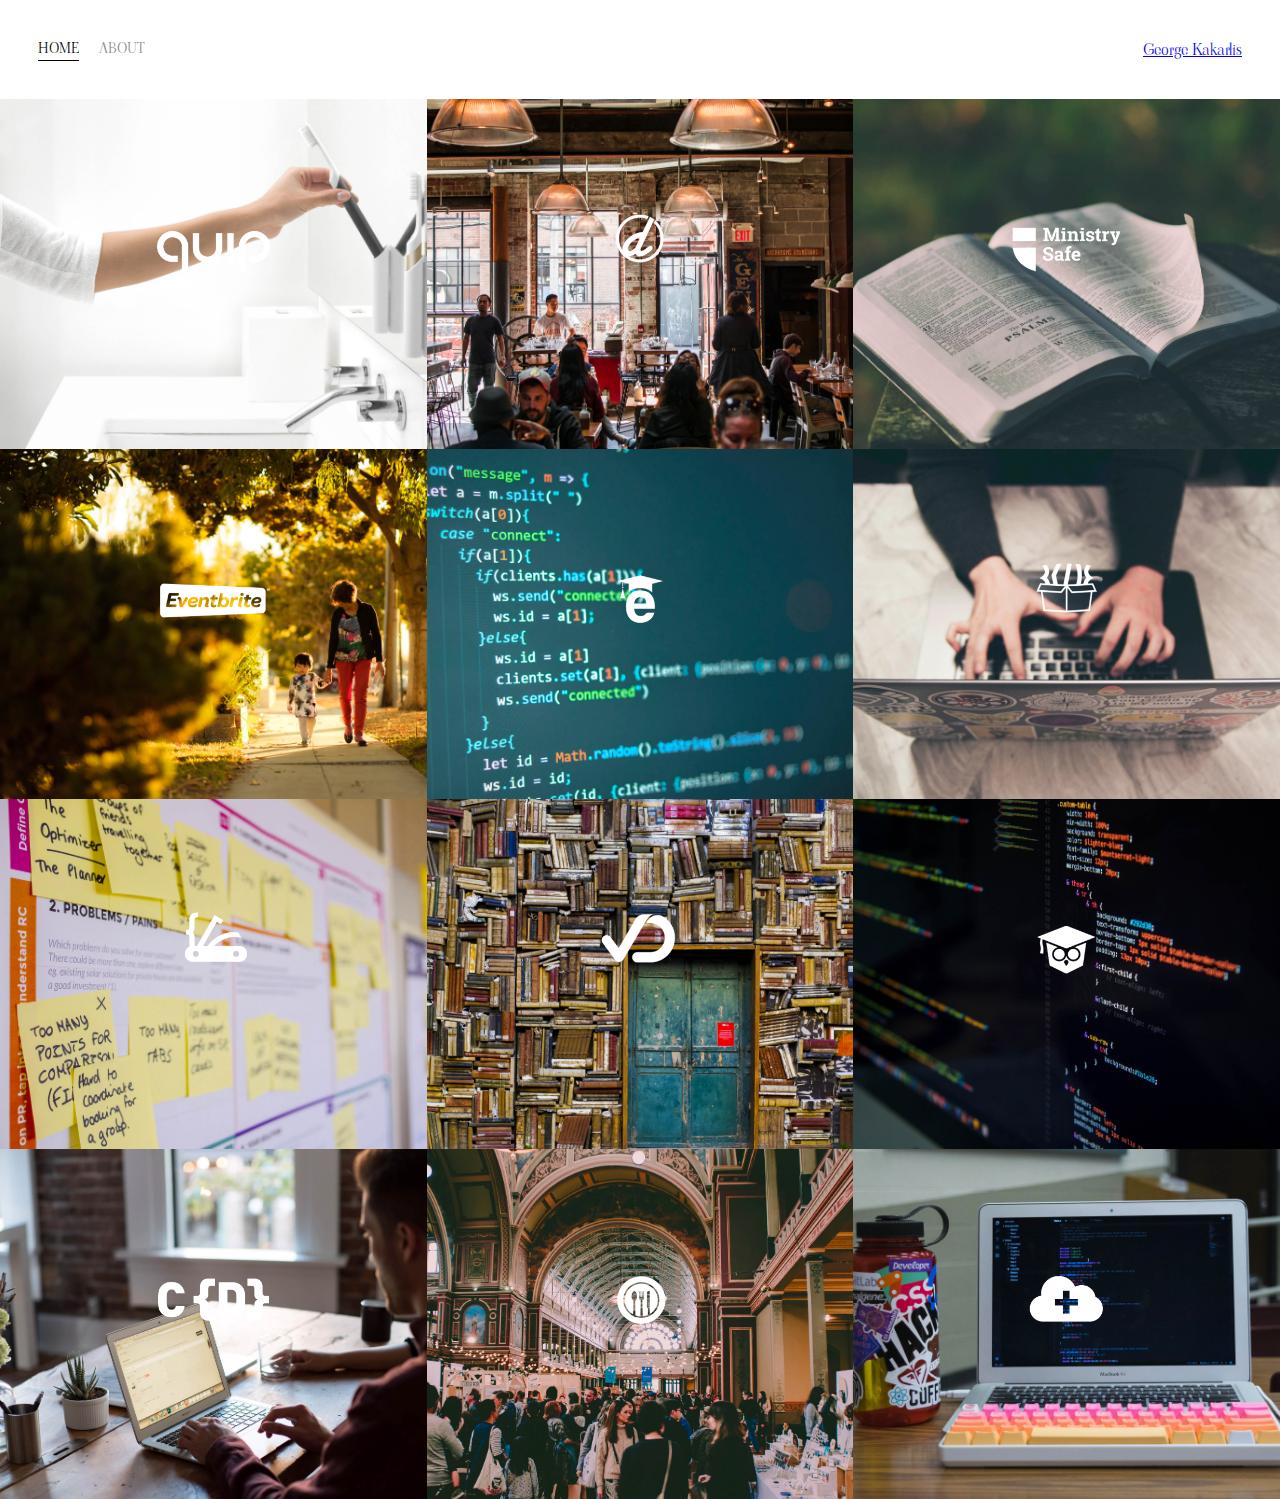
<file: index.html>
<!DOCTYPE html>

<head>
    <meta charset="UTF-8">
    <title>Page Title</title>
    <link rel="preconnect" href="https://fonts.gstatic.com">
    <link href="https://fonts.googleapis.com/css2?family=Viaoda+Libre&display=swap" rel="stylesheet">
    <link rel="stylesheet" href="styles.css">
</head>

<body>
    <div class="container">
        <div class="nav-wrapper">
            <div class="left-side">
                <div class="nav-link-wrapper active-nav-link">
                    <a href="index.html">Home</a>
                </div>

                <div class="nav-link-wrapper">
                    <a href="about.html">About</a>
                </div>
            </div>

            <div class="right-side">
                <div class="brand">
                    <div><a href="https://georgekakarlis.com/#">George Kakarlis</a></div>
                </div>
            </div>
        </div>

        <div class="content-wrapper">
            <div class="portfolio-items-wrapper">

                <div class="portfolio-item-wrapper">
                    <div class="portfolio-img-background" style="background-image:url(images/portfolio1.jpeg)"></div>

                    <div class="img-text-wrapper">
                        <div class="logo-wrapper">
                            <img src="images/logos/quip.png">
                        </div>

                        <div class="subtitle">
                            i build the e commerce platform
                        </div>
                    </div>
                </div>


                <div class="portfolio-item-wrapper">
                    <div class="portfolio-img-background" style="background-image:url(images/portfolio12.jpeg)"></div>

                    <div class="img-text-wrapper">
                        <div class="logo-wrapper">
                            <img src="images/logos/open-devos.png">
                        </div>

                        <div class="subtitle">
                            i build the e commerce platform and im kinda lost
                        </div>
                    </div>
                </div>

                <div class="portfolio-item-wrapper">
                    <div class="portfolio-img-background" style="background-image:url(images/portfolio11.jpeg)"></div>

                    <div class="img-text-wrapper">
                        <div class="logo-wrapper">
                            <img src="images/logos/ministry-safe.png">
                        </div>

                        <div class="subtitle">
                            i building the e commerce platform
                        </div>
                    </div>
                </div>

                <div class="portfolio-item-wrapper">
                    <div class="portfolio-img-background" style="background-image:url(images/portfolio10.jpeg)"></div>

                    <div class="img-text-wrapper">
                        <div class="logo-wrapper">
                            <img src="images/logos/eventbrite.png">
                        </div>

                        <div class="subtitle">
                            i build the e commnnerce platform
                        </div>
                    </div>
                </div>

                <div class="portfolio-item-wrapper">
                    <div class="portfolio-img-background" style="background-image:url(images/portfolio9.jpeg)"></div>

                    <div class="img-text-wrapper">
                        <div class="logo-wrapper">
                            <img src="images/logos/edutechional.png">
                        </div>

                        <div class="subtitle">
                            i build the eeee commerce platform
                        </div>
                    </div>
                </div>

                <div class="portfolio-item-wrapper">
                    <div class="portfolio-img-background" style="background-image:url(images/portfolio8.jpeg)"></div>

                    <div class="img-text-wrapper">
                        <div class="logo-wrapper">
                            <img src="images/logos/devtrunk.png">
                        </div>

                        <div class="subtitle">
                            i build the e commerce platformsssss
                        </div>
                    </div>
                </div>

                <div class="portfolio-item-wrapper">
                    <div class="portfolio-img-background" style="background-image:url(images/portfolio7.jpeg)"></div>

                    <div class="img-text-wrapper">
                        <div class="logo-wrapper">
                            <img src="images/logos/devcamp.png">
                        </div>

                        <div class="subtitle">
                            im now build the e commerce platform
                        </div>
                    </div>
                </div>

                <div class="portfolio-item-wrapper">
                    <div class="portfolio-img-background" style="background-image:url(images/portfolio6.jpeg)"></div>

                    <div class="img-text-wrapper">
                        <div class="logo-wrapper">
                            <img src="images/logos/dashtrack.png">
                        </div>

                        <div class="subtitle">
                            i didnt build the e commerce platform
                        </div>
                    </div>
                </div>

                <div class="portfolio-item-wrapper">
                    <div class="portfolio-img-background" style="background-image:url(images/portfolio5.jpeg)"></div>

                    <div class="img-text-wrapper">
                        <div class="logo-wrapper">
                            <img src="images/logos/dailysmarty.png">
                        </div>

                        <div class="subtitle">
                            i build the platform
                        </div>
                    </div>
                </div>

                <div class="portfolio-item-wrapper">
                    <div class="portfolio-img-background" style="background-image:url(images/portfolio4.jpeg)"></div>

                    <div class="img-text-wrapper">
                        <div class="logo-wrapper">
                            <img src="images/logos/crondose.png">
                        </div>

                        <div class="subtitle">
                            i build the e commerce
                        </div>
                    </div>
                </div>

                <div class="portfolio-item-wrapper">
                    <div class="portfolio-img-background" style="background-image:url(images/portfolio3.jpeg)"></div>

                    <div class="img-text-wrapper">
                        <div class="logo-wrapper">
                            <img src="images/logos/toastability.png">
                        </div>

                        <div class="subtitle">
                            i o i
                        </div>
                    </div>
                </div>

                <div class="portfolio-item-wrapper">
                    <div class="portfolio-img-background" style="background-image:url(images/portfolio2.jpeg)"></div>

                    <div class="img-text-wrapper">
                        <div class="logo-wrapper">
                            <img src="images/logos/shop-hacker.png">
                        </div>

                        <div class="subtitle">
                            i build the Empire state
                        </div>
                    </div>
                </div>

            </div>
        </div>

    </div>
</body>
<script>

    const portfolioItems = document.querySelectorAll('.portfolio-item-wrapper')

    portfolioItems.forEach(portfolioItem => {
        portfolioItem.addEventListener('mouseover', () => {
            portfolioItem.childNodes[1].classList.add('img-darken');
        })

        portfolioItem.addEventListener('mouseout', () => {
            portfolioItem.childNodes[1].classList.remove('img-darken');
        })
    })
</script>

</html>
</file>
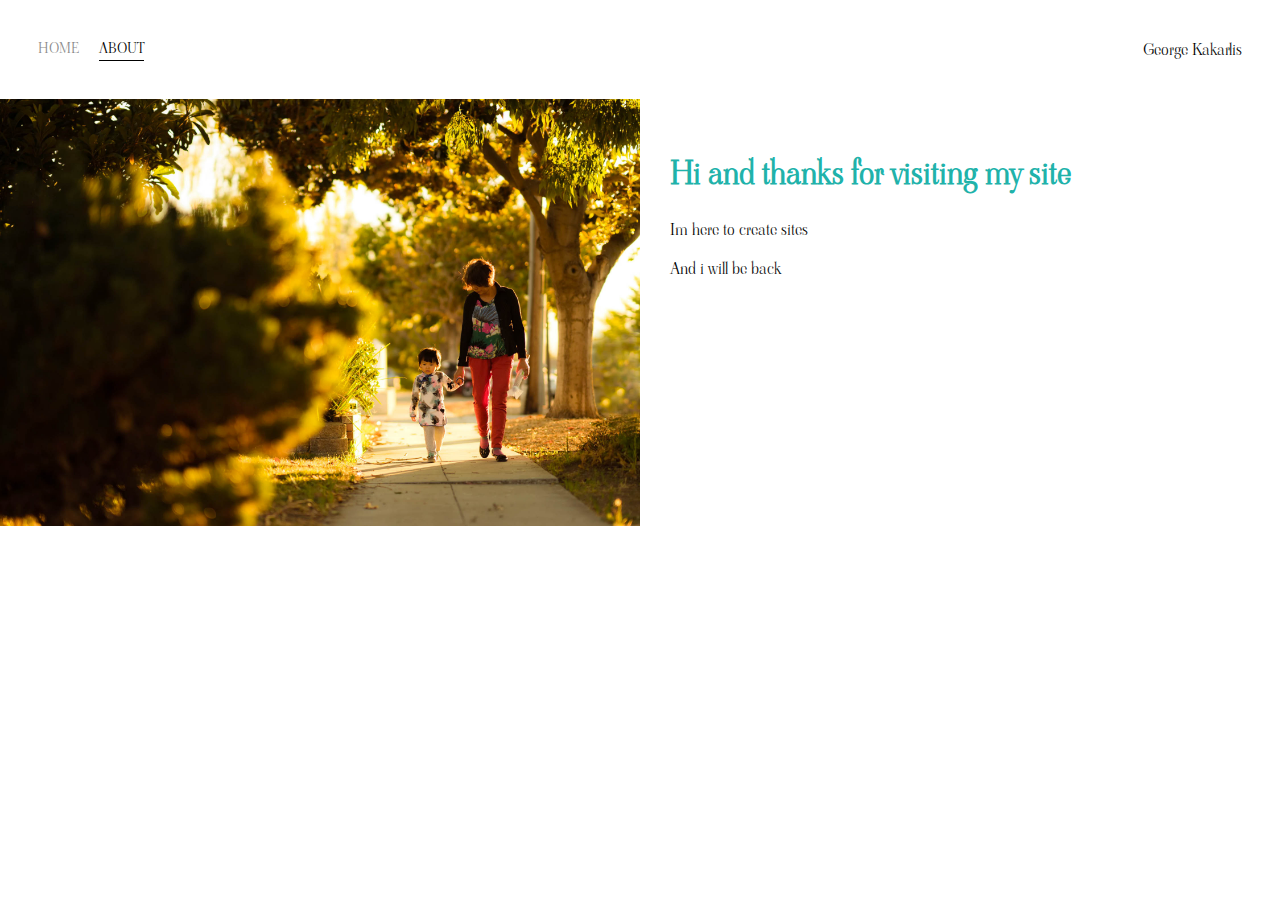
<file: about.html>
<!DOCTYPE html>
<head>
    <meta charset="UTF-8">
    <title>About</title>
    <link rel="preconnect" href="https://fonts.gstatic.com">
<link href="https://fonts.googleapis.com/css2?family=Viaoda+Libre&display=swap" rel="stylesheet">
    <link rel="stylesheet" href="styles.css">
</head>
<body>
    <div class="container">
        <div class="nav-wrapper">
            <div class="left-side">
                <div class="nav-link-wrapper">
               <a href="index.html">Home</a>
               </div>

               <div class="nav-link-wrapper active-nav-link">
               <a href="about.html">About</a>
               </div>
           </div>

           <div class="right-side">
               <div class="brand">
               <div>George Kakarlis</div>
             </div>
           </div>
       </div>

       <div class="content-wrapper">
           <div class="two-column-wrapper">
               <div class="profile-image-wrapper">
                   <img src="images/portfolio10.jpeg">
                </div>

               <div class="profile-content-wrapper">
              <h1>Hi and thanks for visiting my site</h1>
              <p>Im here to create sites</p>
              <p>And i will be back</p>
               </div>
           </div>
     </div>

     </div>
</body>
</html>
</file>
<file: styles.css>
/* Master styles */
body {
    font-family: "Viaoda Libre" , sans-serif;
    margin: 0px;
}

.container {
    display: grid;
    grid-template-columns: 1fr;
}

.nav-wrapper {
    display: flex;
    justify-content: space-between;
    padding: 38px;
}

.left-side {
    display: flex;
}

.nav-wrapper > .left-side > div {
    margin-right: 20px;
    font-size: 0.9em;
    text-transform: uppercase;
}

.nav-link-wrapper {
    height: 22px;
    border-bottom: 1px solid transparent;
    transition: border-bottom 0.5s;
}

.nav-link-wrapper a {
    color: #8a8a8a;
    text-decoration: none;
    transition: color 0.5s;
}

.nav-link-wrapper:hover {
    border-bottom: 1px solid black;
}

.nav-link-wrapper a:hover {
    color : black;
}

.active-nav-link {
    border-bottom: 1px solid black;
}

.active-nav-link a {
    color : black !important;
}

.portfolio-items-wrapper {
    display: grid;
    grid-template-columns: 1fr 1fr 1fr;
}

.portfolio-item-wrapper {
    position: relative;
}

.portfolio-img-background {
    height: 350px;
    width: 100%;
    background-size: cover;
    background-position: center;
    background-repeat: no-repeat;
}

.img-text-wrapper {
    position: absolute;
    top: 0;
    display: flex;
    flex-direction: column;
    justify-content: center;
    align-items: center;
    height: 100%;
    text-align: center;
    padding-left: 100px;
    padding-right: 100px;
}

.logo-wrapper img{
    width: 50%;
    margin-bottom: 20px;
}

.img-text-wrapper .subtitle {
    transition : 1s;
    font-weight: 600;
    color : transparent;
}


.img-text-wrapper:hover .subtitle {
    font-weight: 600;
    color: lightseagreen;
}

.img-darken {
    transition: 1s;
    filter: brightness(10%);
}

.two-column-wrapper {
    display: grid;
    grid-template-columns: 1fr 1fr;
}

.profile-image-wrapper img {
    width: 100%;
}

.profile-content-wrapper {
    padding: 30px;
}

.profile-content-wrapper h1 {
    color: lightseagreen;
}
</file>
